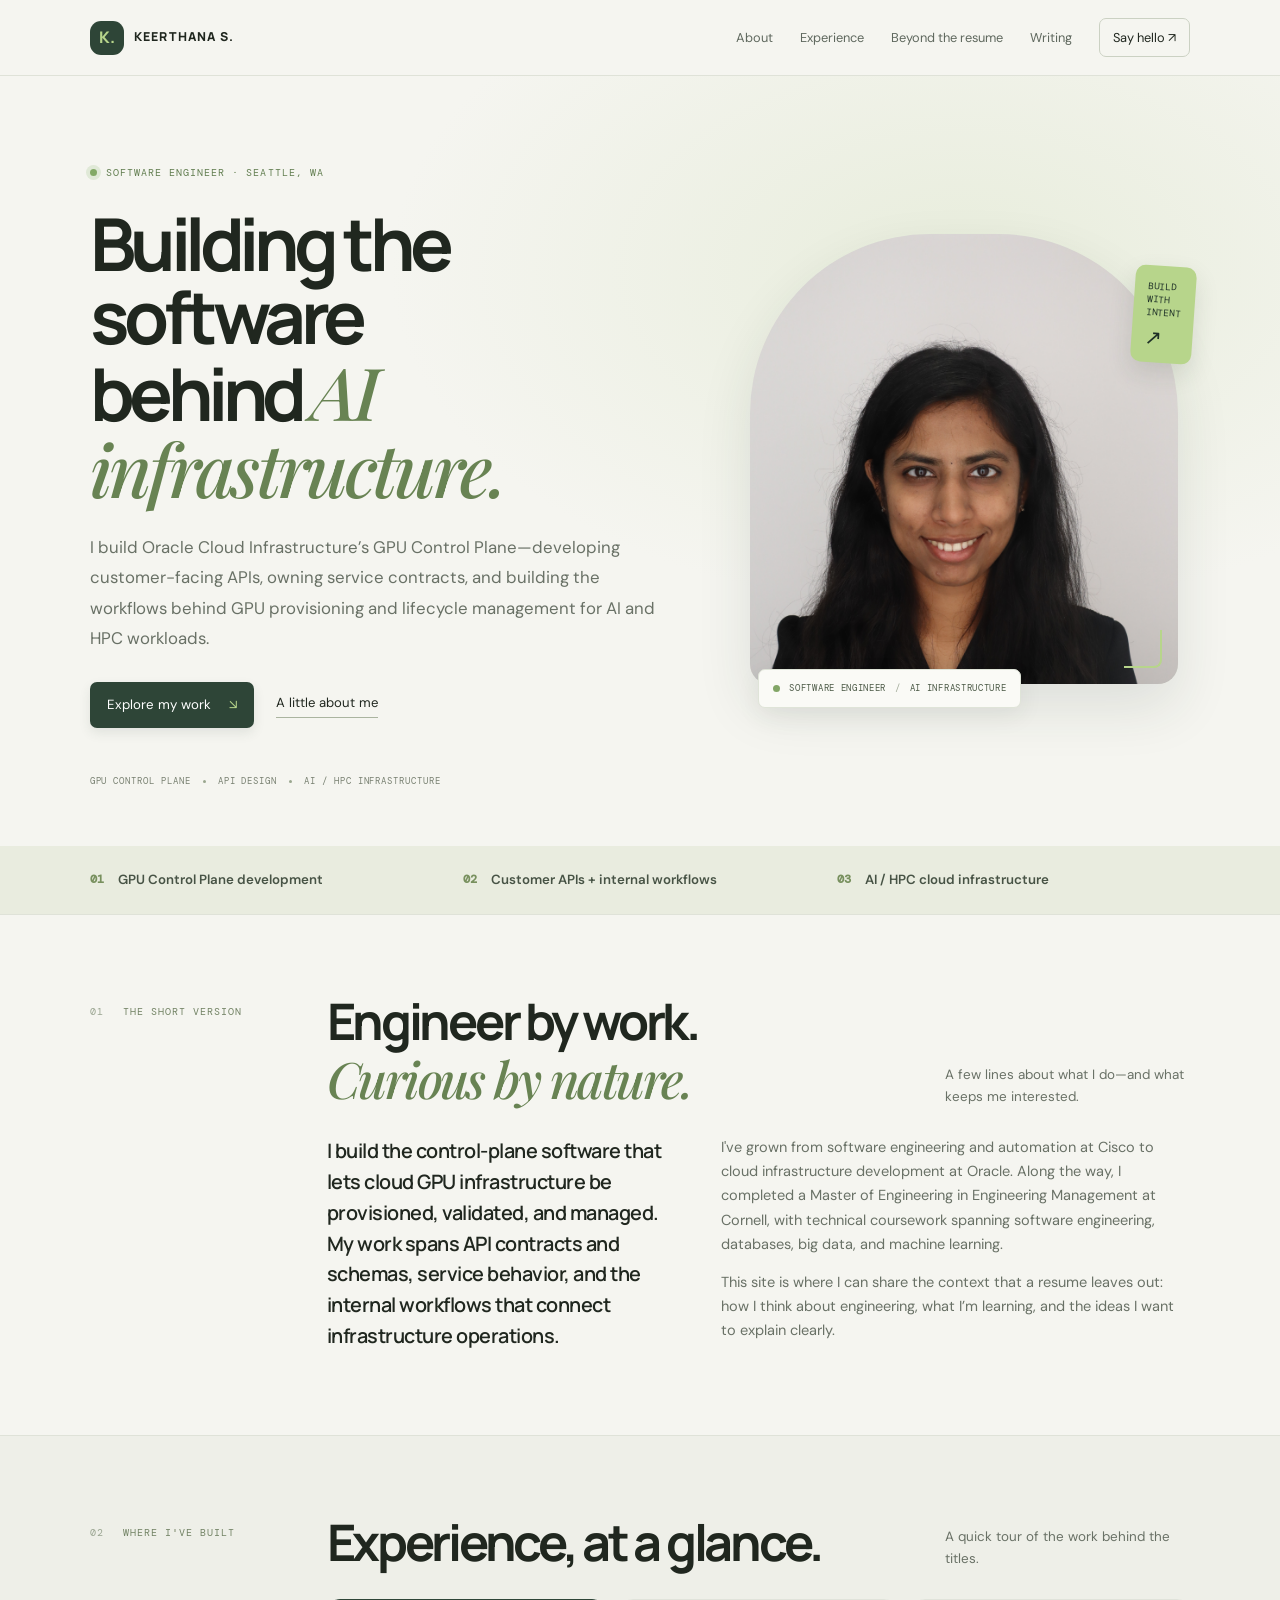
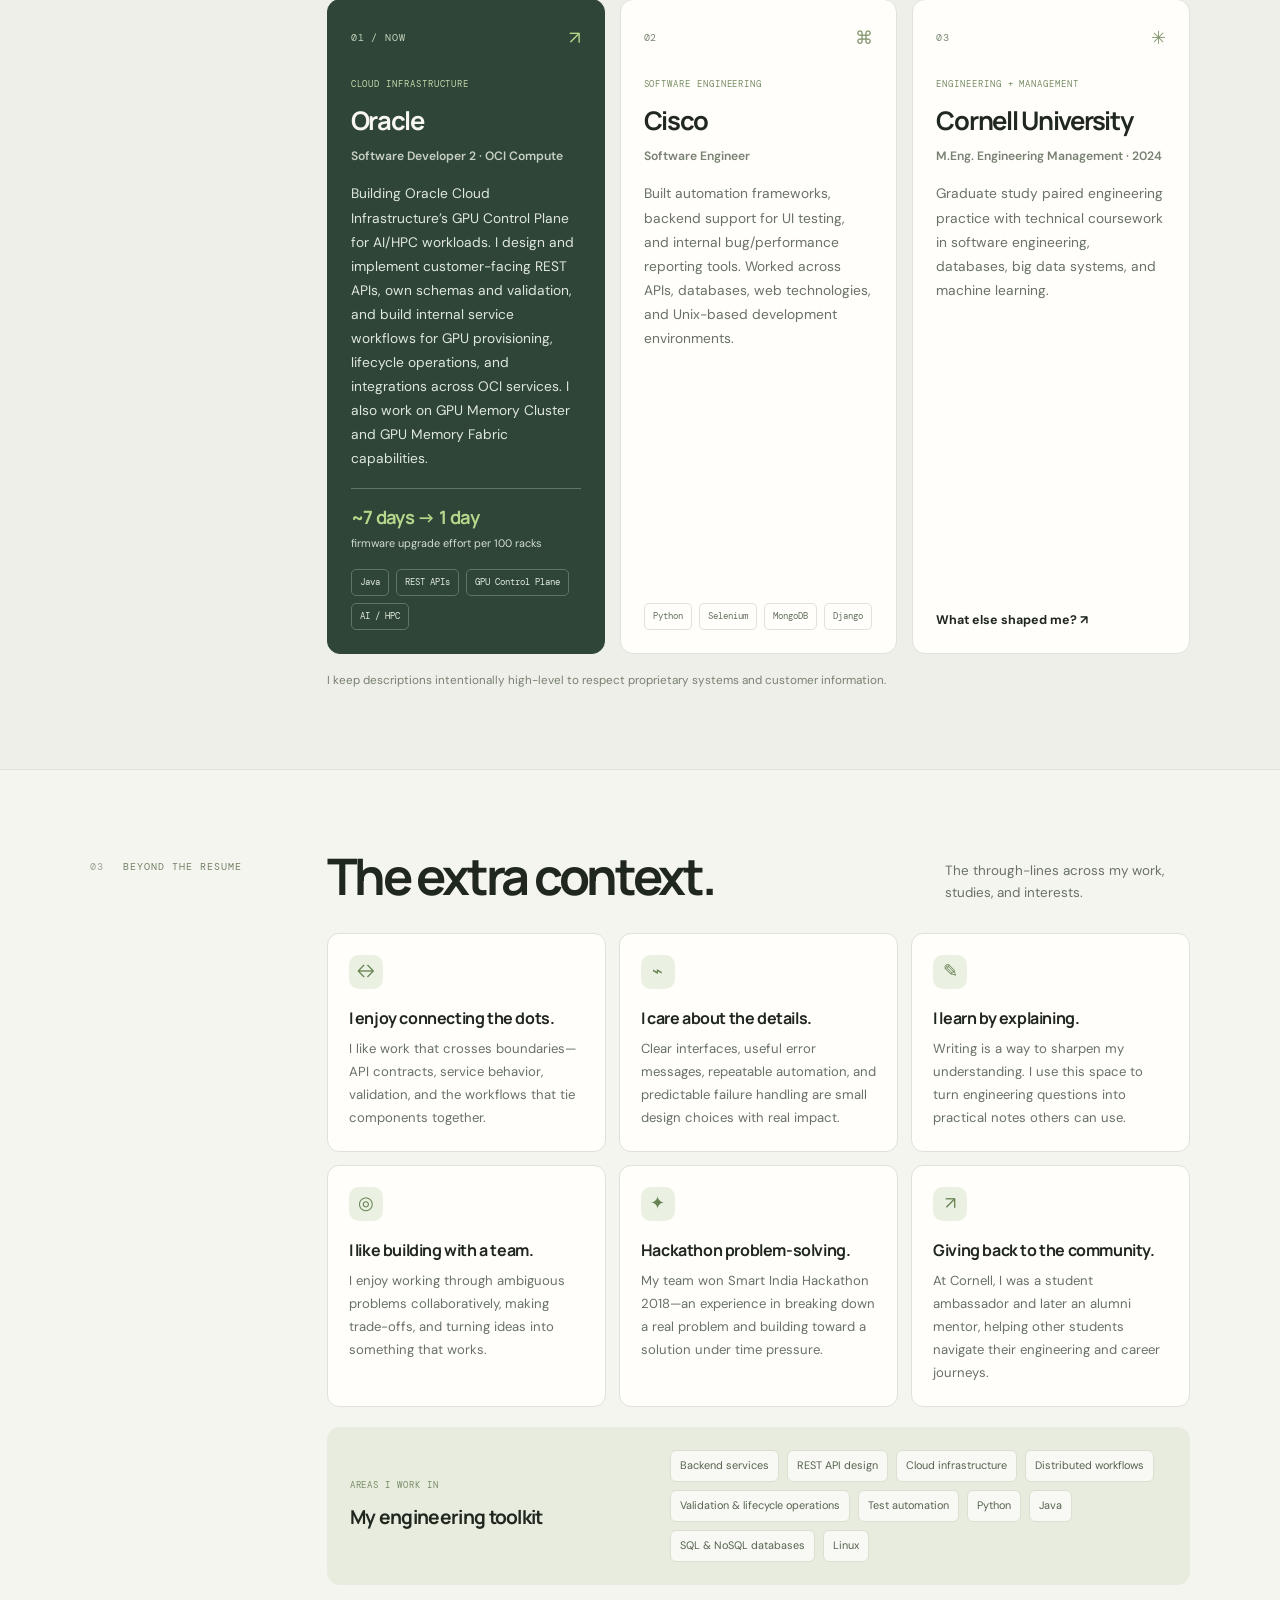
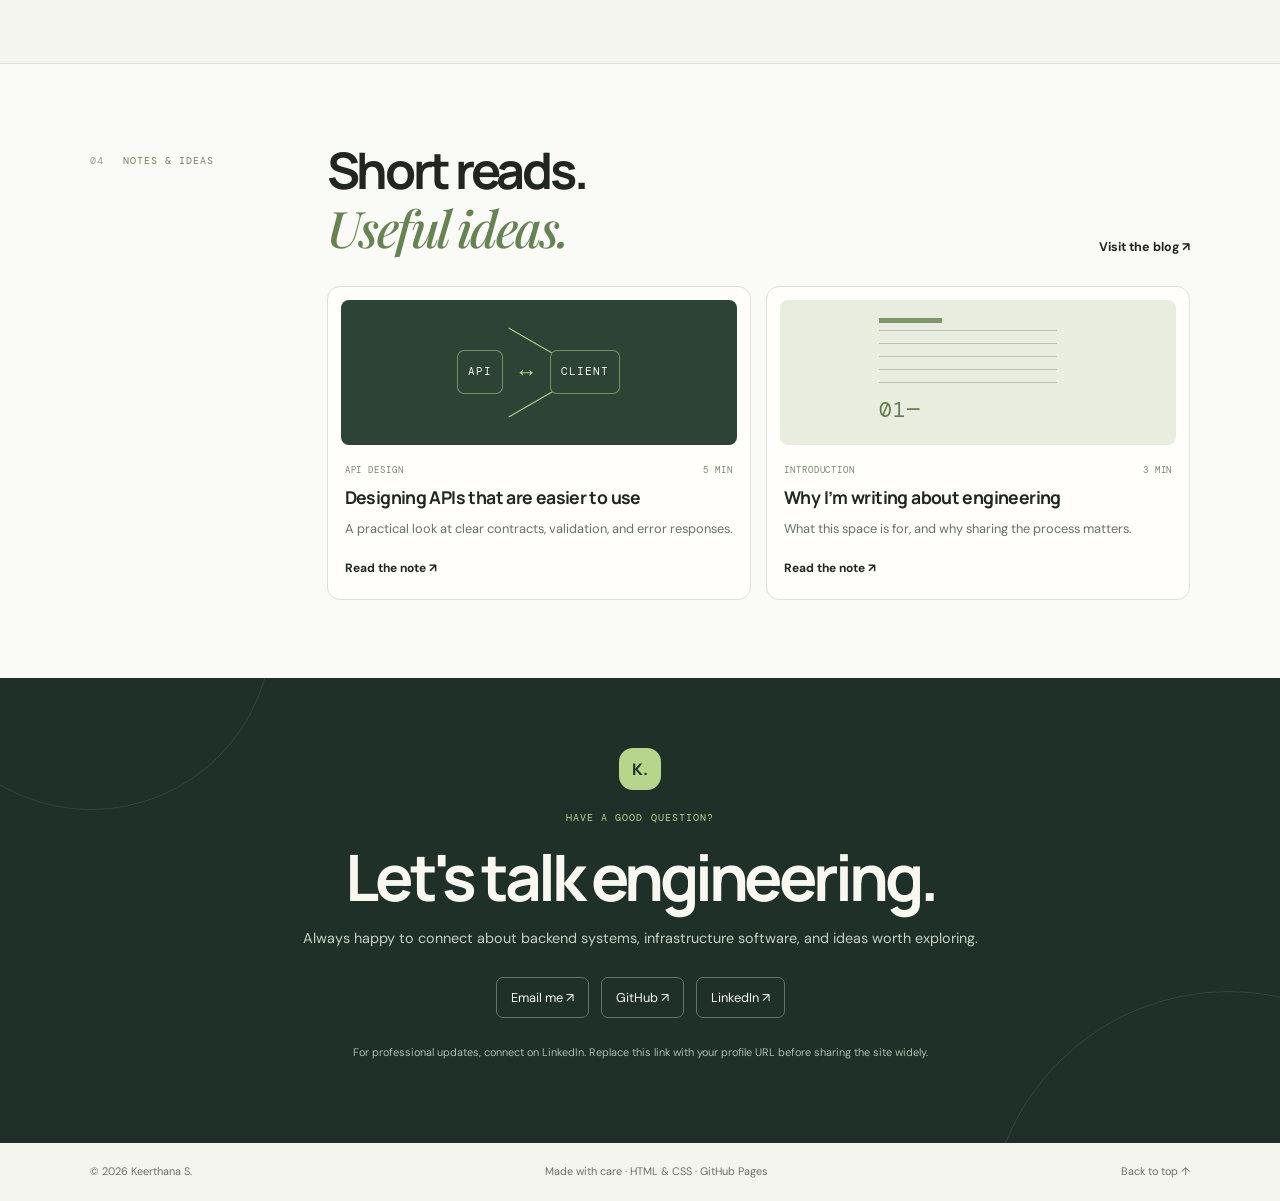
<file: index.html>
<!doctype html>
<html lang="en">
<head>
<meta charset="utf-8"><meta name="viewport" content="width=device-width, initial-scale=1">
<meta name="description" content="Keerthana S. — software engineer building backend services, APIs, and cloud infrastructure software.">
<meta name="theme-color" content="#f5f5f0">
<title>Keerthana S. | Software Engineer</title>
<link rel="stylesheet" href="assets/style.css">
</head>
<body>
<header class="site-header"><a class="brand" href="#top"><span class="brand-mark">K.</span><span>KEERTHANA S.</span></a><nav aria-label="Main navigation"><a href="#about">About</a><a href="#work">Experience</a><a href="#beyond">Beyond the resume</a><a href="#writing">Writing</a><a class="nav-contact" href="#contact">Say hello ↗</a></nav></header>
<main id="top">
<section class="hero">
<div class="hero-copy"><p class="eyebrow"><span class="live-dot"></span> SOFTWARE ENGINEER · SEATTLE, WA</p>
<h1>Building the software<br>behind <em>AI infrastructure.</em></h1>
<p class="intro">I build Oracle Cloud Infrastructure’s GPU Control Plane—developing customer-facing APIs, owning service contracts, and building the workflows behind GPU provisioning and lifecycle management for AI and HPC workloads.</p>
<div class="hero-actions"><a class="button" href="#work">Explore my work <span>↘</span></a><a class="text-link" href="#about">A little about me</a></div>
<div class="quick-skills"><span>GPU CONTROL PLANE</span><i></i><span>API DESIGN</span><i></i><span>AI / HPC INFRASTRUCTURE</span></div></div>
<div class="hero-photo-wrap"><div class="hero-photo-frame"><img class="profile-photo" src="assets/27_Keerthana_Headshot.jpg" alt="Keerthana S., software engineer" width="520" height="620" fetchpriority="high"><span class="photo-corner photo-corner-one"></span><span class="photo-corner photo-corner-two"></span></div><div class="photo-caption"><span class="photo-status"></span><span>SOFTWARE ENGINEER</span><span class="photo-caption-divider">/</span><span>AI INFRASTRUCTURE</span></div><div class="photo-stamp">BUILD<br>WITH<br>INTENT<span>↗</span></div></div>
</section>
<section class="proof-strip"><div><strong>01</strong><span>GPU Control Plane development</span></div><div><strong>02</strong><span>Customer APIs + internal workflows</span></div><div><strong>03</strong><span>AI / HPC cloud infrastructure</span></div></section>
<section class="section" id="about"><div class="section-kicker"><span>01</span> THE SHORT VERSION</div><div class="section-content"><div class="section-title-row"><h2>Engineer by work.<br><em>Curious by nature.</em></h2><p class="section-deck">A few lines about what I do—and what keeps me interested.</p></div><div class="about-grid"><p class="large-copy">I build the control-plane software that lets cloud GPU infrastructure be provisioned, validated, and managed. My work spans API contracts and schemas, service behavior, and the internal workflows that connect infrastructure operations.</p><div class="about-detail"><p>I've grown from software engineering and automation at Cisco to cloud infrastructure development at Oracle. Along the way, I completed a Master of Engineering in Engineering Management at Cornell, with technical coursework spanning software engineering, databases, big data, and machine learning.</p><p>This site is where I can share the context that a resume leaves out: how I think about engineering, what I’m learning, and the ideas I want to explain clearly.</p></div></div></div></section>
<section class="section work-section" id="work"><div class="section-kicker"><span>02</span> WHERE I'VE BUILT</div><div class="section-content"><div class="section-title-row"><h2>Experience, at a glance.</h2><p class="section-deck">A quick tour of the work behind the titles.</p></div><div class="work-grid"><article class="work-card featured"><div class="card-top"><span class="card-number">01 / NOW</span><span class="card-symbol">↗</span></div><p class="card-type">CLOUD INFRASTRUCTURE</p><h3>Oracle</h3><p class="role">Software Developer 2 · OCI Compute</p><p>Building Oracle Cloud Infrastructure’s GPU Control Plane for AI/HPC workloads. I design and implement customer-facing REST APIs, own schemas and validation, and build internal service workflows for GPU provisioning, lifecycle operations, and integrations across OCI services. I also work on GPU Memory Cluster and GPU Memory Fabric capabilities.</p><div class="impact-line"><strong>~7 days → 1 day</strong><span>firmware upgrade effort per 100 racks</span></div><div class="tags"><span>Java</span><span>REST APIs</span><span>GPU Control Plane</span><span>AI / HPC</span></div></article><article class="work-card"><div class="card-top"><span class="card-number">02</span><span class="card-symbol">⌘</span></div><p class="card-type">SOFTWARE ENGINEERING</p><h3>Cisco</h3><p class="role">Software Engineer</p><p>Built automation frameworks, backend support for UI testing, and internal bug/performance reporting tools. Worked across APIs, databases, web technologies, and Unix-based development environments.</p><div class="tags"><span>Python</span><span>Selenium</span><span>MongoDB</span><span>Django</span></div></article><article class="work-card education-card"><div class="card-top"><span class="card-number">03</span><span class="card-symbol">✳</span></div><p class="card-type">ENGINEERING + MANAGEMENT</p><h3>Cornell University</h3><p class="role">M.Eng. Engineering Management · 2024</p><p>Graduate study paired engineering practice with technical coursework in software engineering, databases, big data systems, and machine learning.</p><a class="inline-link" href="#beyond">What else shaped me? ↗</a></article></div><p class="privacy-note">I keep descriptions intentionally high-level to respect proprietary systems and customer information.</p></div></section>
<section class="section beyond-section" id="beyond"><div class="section-kicker"><span>03</span> BEYOND THE RESUME</div><div class="section-content"><div class="section-title-row"><h2>The extra context.</h2><p class="section-deck">The through-lines across my work, studies, and interests.</p></div><div class="beyond-grid"><article class="beyond-card"><span class="mini-icon">↔</span><h3>I enjoy connecting the dots.</h3><p>I like work that crosses boundaries—API contracts, service behavior, validation, and the workflows that tie components together.</p></article><article class="beyond-card"><span class="mini-icon">⌁</span><h3>I care about the details.</h3><p>Clear interfaces, useful error messages, repeatable automation, and predictable failure handling are small design choices with real impact.</p></article><article class="beyond-card"><span class="mini-icon">✎</span><h3>I learn by explaining.</h3><p>Writing is a way to sharpen my understanding. I use this space to turn engineering questions into practical notes others can use.</p></article><article class="beyond-card"><span class="mini-icon">◎</span><h3>I like building with a team.</h3><p>I enjoy working through ambiguous problems collaboratively, making trade-offs, and turning ideas into something that works.</p></article><article class="beyond-card"><span class="mini-icon">✦</span><h3>Hackathon problem-solving.</h3><p>My team won Smart India Hackathon 2018—an experience in breaking down a real problem and building toward a solution under time pressure.</p></article><article class="beyond-card"><span class="mini-icon">↗</span><h3>Giving back to the community.</h3><p>At Cornell, I was a student ambassador and later an alumni mentor, helping other students navigate their engineering and career journeys.</p></article></div><div class="toolbox"><div><p class="card-type">AREAS I WORK IN</p><h3>My engineering toolkit</h3></div><div class="tool-list"><span>Backend services</span><span>REST API design</span><span>Cloud infrastructure</span><span>Distributed workflows</span><span>Validation & lifecycle operations</span><span>Test automation</span><span>Python</span><span>Java</span><span>SQL & NoSQL databases</span><span>Linux</span></div></div></div></section>
<section class="section writing-section" id="writing"><div class="section-kicker"><span>04</span> NOTES & IDEAS</div><div class="section-content"><div class="section-title-row"><h2>Short reads.<br><em>Useful ideas.</em></h2><a class="inline-link" href="posts/starting-this-blog.html">Visit the blog ↗</a></div><div class="writing-grid"><a class="writing-card" href="posts/designing-useful-apis.html"><div class="writing-visual api-visual"><span>API</span><i>↔</i><span>CLIENT</span></div><div class="writing-meta"><span>API DESIGN</span><span>5 MIN</span></div><h3>Designing APIs that are easier to use</h3><p>A practical look at clear contracts, validation, and error responses.</p><span class="card-read">Read the note ↗</span></a><a class="writing-card" href="posts/starting-this-blog.html"><div class="writing-visual notes-visual"><span class="note-lines"></span><span class="note-mark">01—</span></div><div class="writing-meta"><span>INTRODUCTION</span><span>3 MIN</span></div><h3>Why I’m writing about engineering</h3><p>What this space is for, and why sharing the process matters.</p><span class="card-read">Read the note ↗</span></a></div></div></section>
<section class="contact" id="contact"><div class="contact-orb">K.</div><p class="eyebrow">HAVE A GOOD QUESTION?</p><h2>Let's talk engineering.</h2><p>Always happy to connect about backend systems, infrastructure software, and ideas worth exploring.</p><div class="contact-links"><a href="mailto:keerthu@myyahoo.com">Email me ↗</a><a href="https://github.com/Keerthu98" target="_blank" rel="noopener noreferrer">GitHub ↗</a><a href="https://www.linkedin.com/" target="_blank" rel="noopener noreferrer">LinkedIn ↗</a></div><p class="contact-note">For professional updates, connect on LinkedIn. Replace this link with your profile URL before sharing the site widely.</p></section>
</main><footer><span>© <span id="year"></span> Keerthana S.</span><span>Made with care · HTML & CSS · GitHub Pages</span><a href="#top">Back to top ↑</a></footer><script>document.getElementById('year').textContent=new Date().getFullYear();</script>
</body></html>
</file>
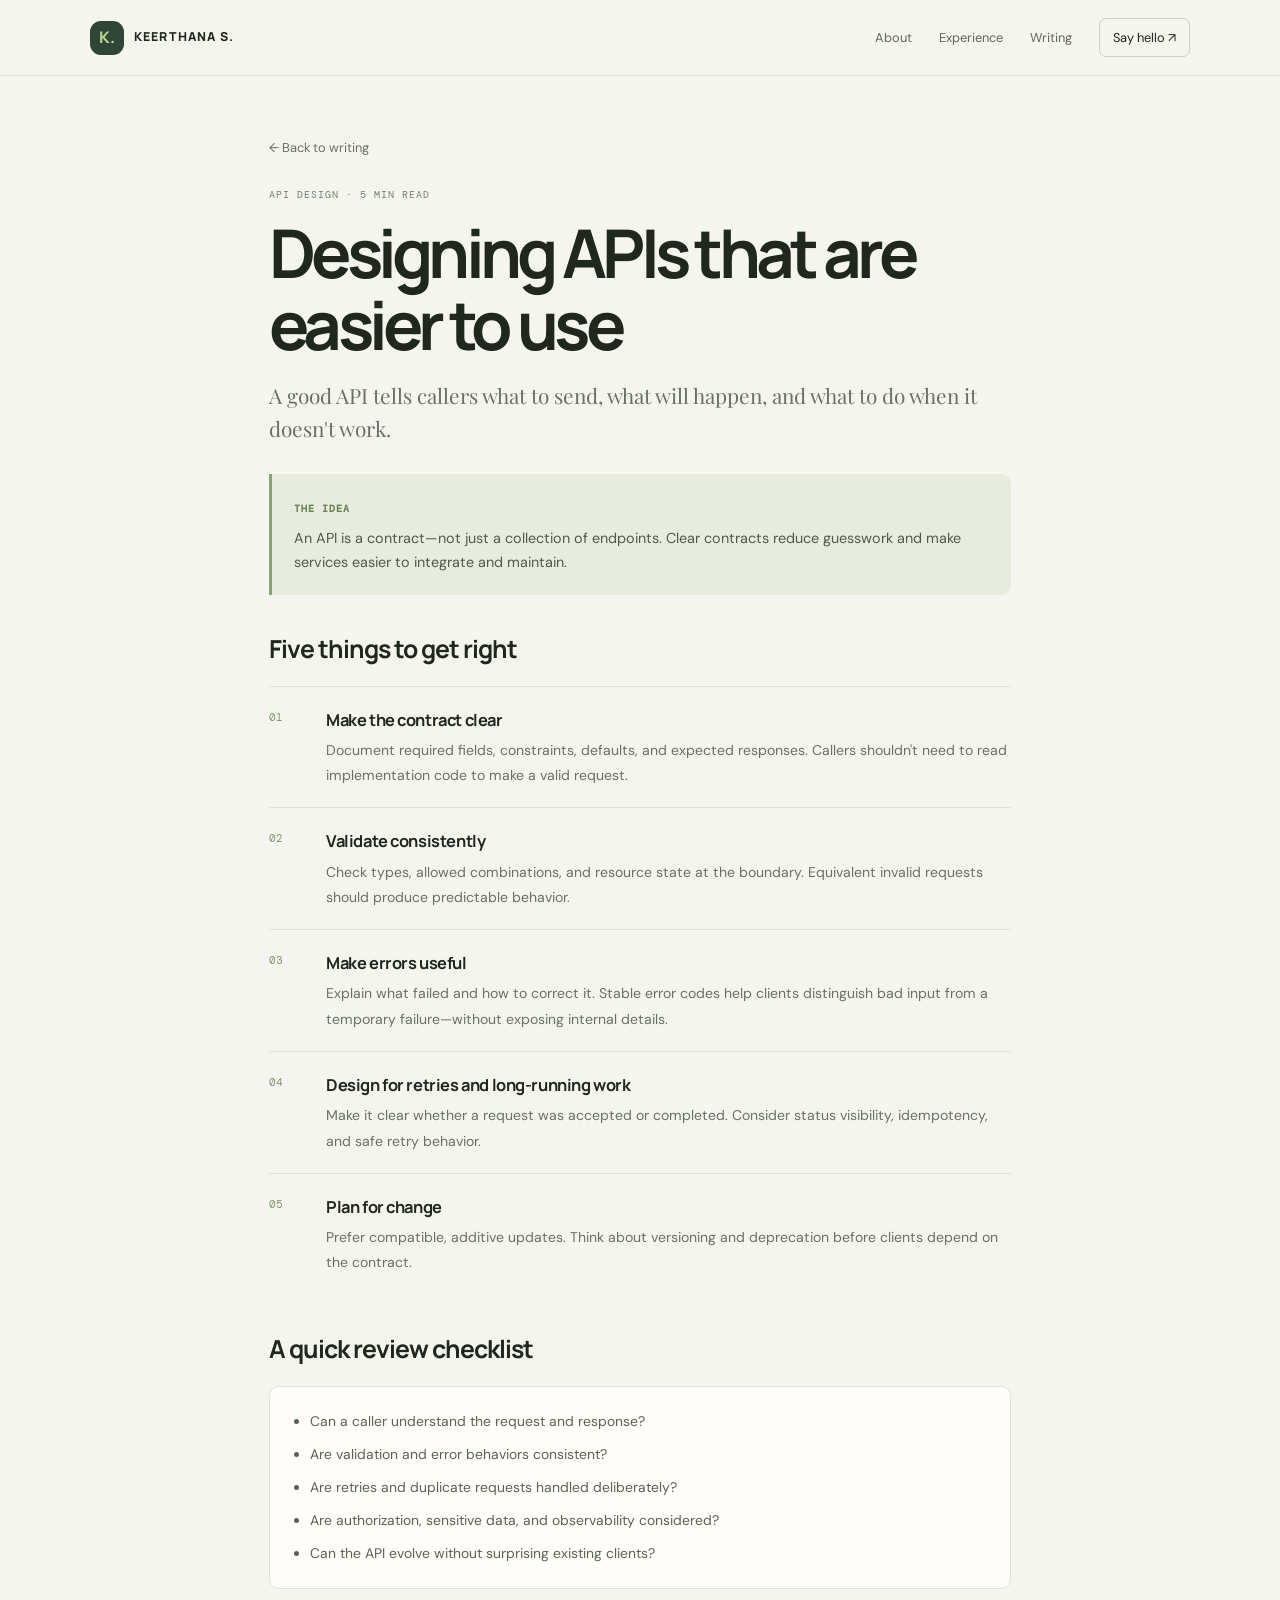
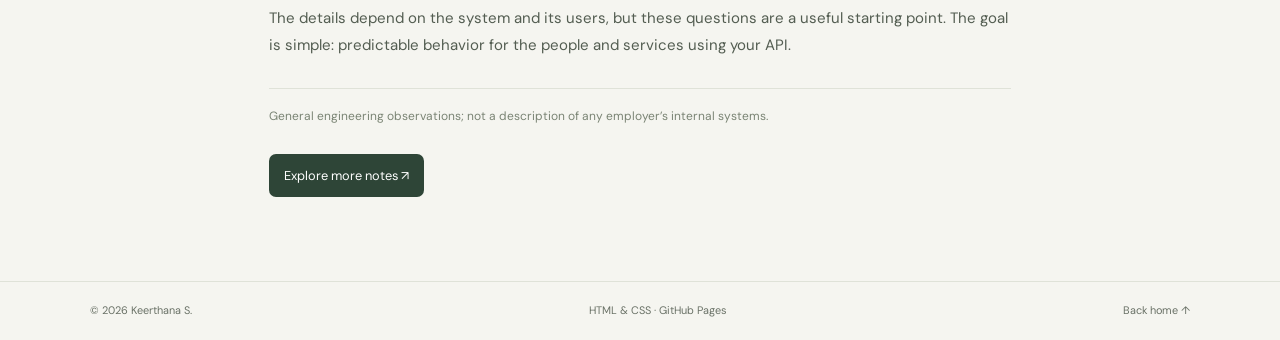
<file: posts/designing-useful-apis.html>
<!doctype html><html lang="en"><head><meta charset="utf-8"><meta name="viewport" content="width=device-width, initial-scale=1"><meta name="description" content="A concise, practical checklist for clear and predictable API design."><title>Designing APIs that are easier to use | Keerthana S.</title><link rel="stylesheet" href="../assets/style.css"></head><body><header class="site-header"><a class="brand" href="../index.html"><span class="brand-mark">K.</span><span>KEERTHANA S.</span></a><nav aria-label="Main navigation"><a href="../index.html#about">About</a><a href="../index.html#work">Experience</a><a href="../index.html#writing">Writing</a><a class="nav-contact" href="../index.html#contact">Say hello ↗</a></nav></header><main class="article"><a class="back" href="../index.html#writing">← Back to writing</a><p class="meta">API DESIGN · 5 MIN READ</p><h1>Designing APIs that are easier to use</h1><p class="lede">A good API tells callers what to send, what will happen, and what to do when it doesn't work.</p><div class="article-callout"><strong>The idea</strong><p>An API is a contract—not just a collection of endpoints. Clear contracts reduce guesswork and make services easier to integrate and maintain.</p></div><h2>Five things to get right</h2><div class="article-point"><span>01</span><div><h3>Make the contract clear</h3><p>Document required fields, constraints, defaults, and expected responses. Callers shouldn't need to read implementation code to make a valid request.</p></div></div><div class="article-point"><span>02</span><div><h3>Validate consistently</h3><p>Check types, allowed combinations, and resource state at the boundary. Equivalent invalid requests should produce predictable behavior.</p></div></div><div class="article-point"><span>03</span><div><h3>Make errors useful</h3><p>Explain what failed and how to correct it. Stable error codes help clients distinguish bad input from a temporary failure—without exposing internal details.</p></div></div><div class="article-point"><span>04</span><div><h3>Design for retries and long-running work</h3><p>Make it clear whether a request was accepted or completed. Consider status visibility, idempotency, and safe retry behavior.</p></div></div><div class="article-point"><span>05</span><div><h3>Plan for change</h3><p>Prefer compatible, additive updates. Think about versioning and deprecation before clients depend on the contract.</p></div></div><h2>A quick review checklist</h2><ul class="article-checklist"><li>Can a caller understand the request and response?</li><li>Are validation and error behaviors consistent?</li><li>Are retries and duplicate requests handled deliberately?</li><li>Are authorization, sensitive data, and observability considered?</li><li>Can the API evolve without surprising existing clients?</li></ul><p>The details depend on the system and its users, but these questions are a useful starting point. The goal is simple: predictable behavior for the people and services using your API.</p><p class="article-disclaimer">General engineering observations; not a description of any employer’s internal systems.</p><a class="article-next" href="../index.html#writing">Explore more notes ↗</a></main><footer><span>© <span id="year"></span> Keerthana S.</span><span>HTML & CSS · GitHub Pages</span><a href="../index.html">Back home ↑</a></footer><script>document.getElementById('year').textContent=new Date().getFullYear();</script></body></html>
</file>
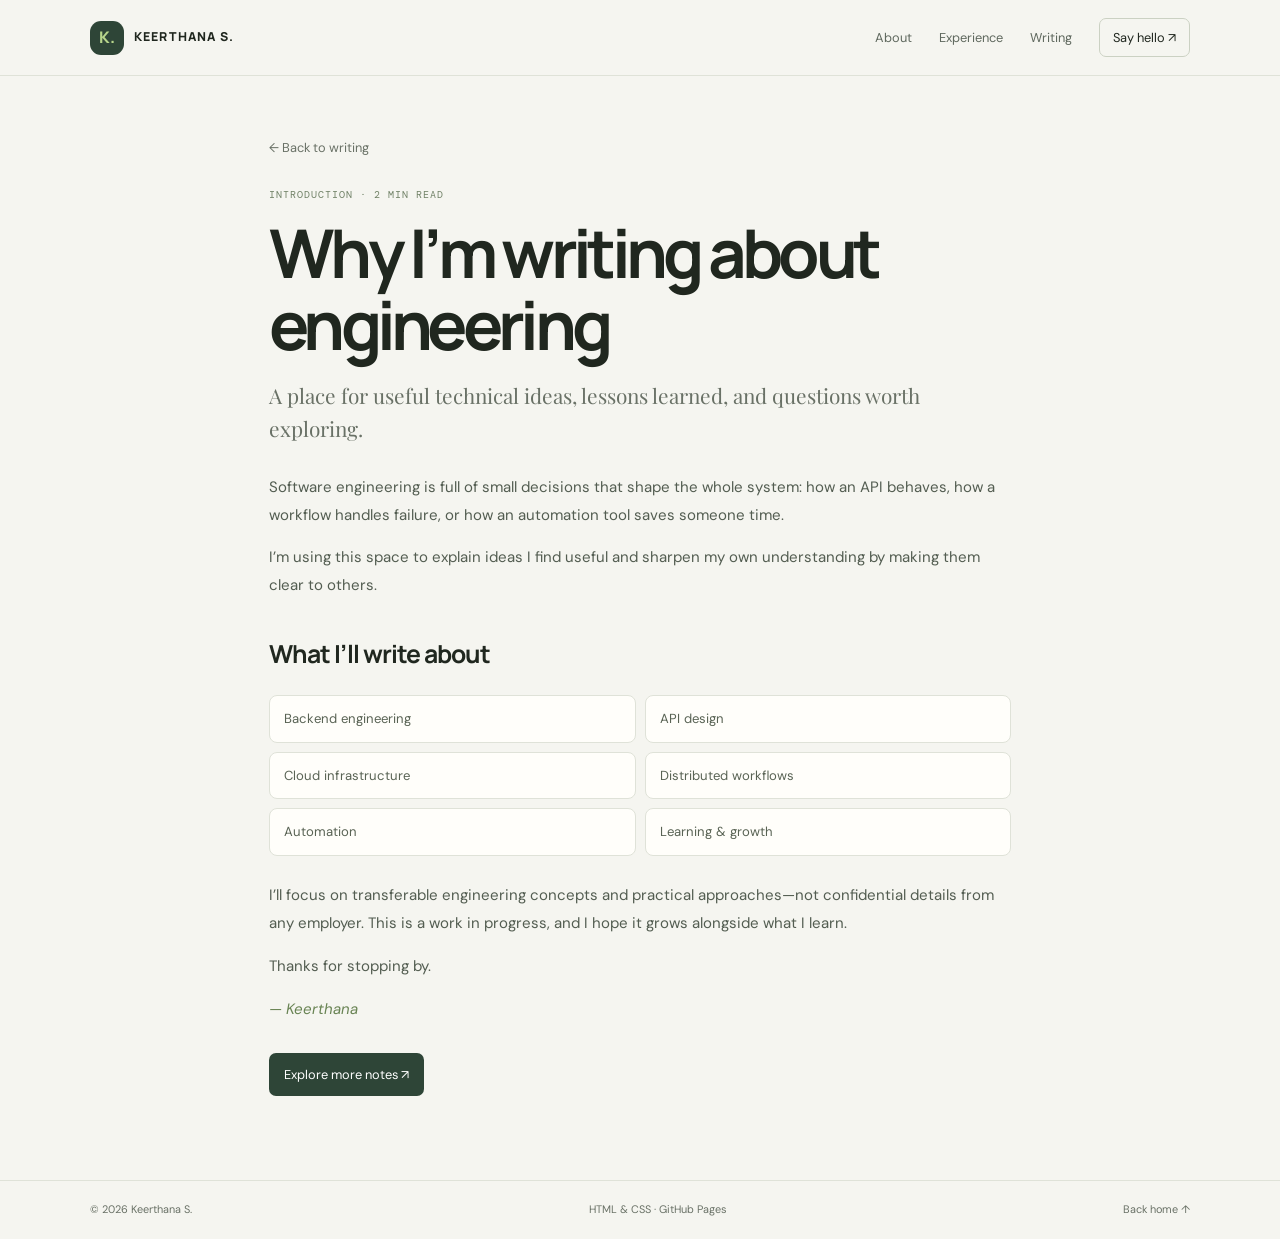
<file: posts/starting-this-blog.html>
<!doctype html><html lang="en"><head><meta charset="utf-8"><meta name="viewport" content="width=device-width, initial-scale=1"><meta name="description" content="A short introduction to this engineering portfolio and technical blog."><title>Why I’m writing about engineering | Keerthana S.</title><link rel="stylesheet" href="../assets/style.css"></head><body><header class="site-header"><a class="brand" href="../index.html"><span class="brand-mark">K.</span><span>KEERTHANA S.</span></a><nav aria-label="Main navigation"><a href="../index.html#about">About</a><a href="../index.html#work">Experience</a><a href="../index.html#writing">Writing</a><a class="nav-contact" href="../index.html#contact">Say hello ↗</a></nav></header><main class="article"><a class="back" href="../index.html#writing">← Back to writing</a><p class="meta">INTRODUCTION · 2 MIN READ</p><h1>Why I’m writing about engineering</h1><p class="lede">A place for useful technical ideas, lessons learned, and questions worth exploring.</p><p>Software engineering is full of small decisions that shape the whole system: how an API behaves, how a workflow handles failure, or how an automation tool saves someone time.</p><p>I’m using this space to explain ideas I find useful and sharpen my own understanding by making them clear to others.</p><h2>What I’ll write about</h2><div class="article-topic-grid"><span>Backend engineering</span><span>API design</span><span>Cloud infrastructure</span><span>Distributed workflows</span><span>Automation</span><span>Learning & growth</span></div><p>I’ll focus on transferable engineering concepts and practical approaches—not confidential details from any employer. This is a work in progress, and I hope it grows alongside what I learn.</p><p>Thanks for stopping by.</p><p><em>— Keerthana</em></p><a class="article-next" href="../index.html#writing">Explore more notes ↗</a></main><footer><span>© <span id="year"></span> Keerthana S.</span><span>HTML & CSS · GitHub Pages</span><a href="../index.html">Back home ↑</a></footer><script>document.getElementById('year').textContent=new Date().getFullYear();</script></body></html>
</file>
<file: assets/style.css>
@import url('https://fonts.googleapis.com/css2?family=DM+Mono:wght@400;500&family=DM+Sans:wght@400;500;600;700&family=Manrope:wght@400;500;600;700;800&family=Playfair+Display:ital,wght@0,500;0,600;1,500;1,600&display=swap');
:root{--ink:#20271f;--muted:#697166;--paper:#f5f5f0;--white:#fffefa;--line:#dfe2d8;--accent:#b7d58b;--green:#2e4537;--deep:#1e3027;--serif:'Playfair Display',Georgia,serif;--sans:'DM Sans',Arial,sans-serif;--display:'Manrope',Arial,sans-serif;--mono:'DM Mono',monospace}
*{box-sizing:border-box}html{scroll-behavior:smooth;scroll-padding-top:90px}body{margin:0;background:var(--paper);color:var(--ink);font-family:var(--sans);line-height:1.65}a{color:inherit;text-decoration:none}.site-header{min-height:76px;padding:0 7%;display:flex;align-items:center;justify-content:space-between;border-bottom:1px solid var(--line);background:rgba(245,245,240,.96);position:sticky;top:0;z-index:10;backdrop-filter:blur(14px)}.brand{display:flex;align-items:center;gap:10px;font-family:var(--display);font-weight:800;letter-spacing:.1em;font-size:.77rem}.brand-mark{display:grid;place-items:center;width:34px;height:34px;border-radius:11px;background:var(--green);color:var(--accent);font-size:1rem;letter-spacing:-.05em}.site-header nav{display:flex;align-items:center;gap:27px;font-size:.8rem;color:#5f685e}.site-header nav a:hover,.inline-link:hover,.contact-links a:hover{color:#6e8b50}.site-header .nav-contact{border:1px solid #cbd1c3;padding:8px 13px;border-radius:7px;color:var(--ink)}.hero{padding:78px 7% 56px;display:grid;grid-template-columns:1.1fr .9fr;align-items:center;gap:5%;min-height:610px;background:radial-gradient(ellipse at 75% 25%,#e8eddc 0,transparent 42%)}.hero-copy{max-width:650px}.eyebrow,.section-kicker,.card-type,.card-number,.writing-meta,.writing-meta,.quick-skills,.art-caption{font-family:var(--mono);font-size:.65rem;letter-spacing:.1em}.eyebrow{color:#627e50;display:flex;align-items:center;gap:9px}.live-dot{height:7px;width:7px;border-radius:50%;background:#83a966;box-shadow:0 0 0 4px #e0e9d7}.hero h1{font-family:var(--display);font-size:clamp(3.3rem,6.2vw,5.7rem);line-height:1.01;letter-spacing:-.075em;font-weight:700;margin:25px 0}.hero h1 em,.section-title-row h2 em{font-family:var(--serif);font-weight:500;color:#688353;letter-spacing:-.05em}.intro{max-width:520px;color:var(--muted);font-size:1.05rem;line-height:1.8}.hero-actions{display:flex;align-items:center;gap:22px;margin-top:29px}.button{background:var(--green);color:#fff;padding:12px 17px;font-size:.83rem;border-radius:7px;box-shadow:0 5px 12px #2e45371a;transition:transform .2s}.button:hover{transform:translateY(-2px)}.button span{margin-left:14px;color:var(--accent)}.text-link{font-size:.82rem;border-bottom:1px solid #aab49f;padding-bottom:3px}.quick-skills{display:flex;align-items:center;gap:12px;flex-wrap:wrap;margin-top:46px;color:#788071;font-size:.59rem}.quick-skills i{height:3px;width:3px;border-radius:50%;background:#9aa78e}.hero-art{height:390px;max-width:480px;width:100%;justify-self:end;position:relative;overflow:hidden;border-radius:24px;background:#263c30;box-shadow:0 25px 60px #24372b24}.art-grid{position:absolute;inset:0;background-image:linear-gradient(#ffffff0d 1px,transparent 1px),linear-gradient(90deg,#ffffff0d 1px,transparent 1px);background-size:28px 28px;mask-image:linear-gradient(to bottom right,#000,transparent 90%)}.orbit{position:absolute;border:1px solid #b9d49c4d;border-radius:50%;left:50%;top:46%;transform:translate(-50%,-50%)}.orbit-one{width:250px;height:250px}.orbit-two{width:345px;height:345px;border-style:dashed}.core{position:absolute;left:50%;top:46%;transform:translate(-50%,-50%);width:118px;height:118px;border-radius:32px;background:var(--accent);color:var(--deep);display:flex;align-items:center;justify-content:center;flex-direction:column;box-shadow:0 0 60px #b7d58b35;transform-origin:center;rotate:-7deg}.core span{font-family:var(--mono);font-size:.68rem}.core strong{font-size:2rem;line-height:1.2}.node{position:absolute;display:flex;flex-direction:column;background:#304a3a;border:1px solid #9db68a6b;color:#f6f7f0;border-radius:11px;padding:10px 14px;box-shadow:0 8px 25px #14221955}.node b{font-family:var(--mono);font-size:.76rem;color:var(--accent)}.node small{font-size:.65rem;color:#c7d1c1}.node-a{left:9%;top:24%}.node-b{right:9%;top:34%}.node-c{left:34%;bottom:17%}.art-caption{position:absolute;bottom:20px;left:24px;color:#bdcbb6;font-size:.58rem}.proof-strip{padding:23px 7%;background:#e9ecdf;display:grid;grid-template-columns:repeat(3,1fr);gap:20px}.proof-strip>div{display:flex;align-items:center;gap:14px}.proof-strip strong{font-family:var(--mono);color:#78905e;font-size:.72rem}.proof-strip span{font-size:.83rem;font-weight:600;color:#475345}.section{padding:78px 7%;display:grid;grid-template-columns:205px minmax(0,1fr);gap:32px;border-top:1px solid var(--line)}.section-kicker{padding-top:10px;color:#728364;white-space:nowrap}.section-kicker span{display:inline-block;margin-right:12px;color:#9aa591}.section-content{min-width:0;max-width:1100px}.section-title-row{display:flex;justify-content:space-between;align-items:end;gap:24px;margin-bottom:28px}.section-title-row h2{font-family:var(--display);font-size:clamp(2rem,4vw,3.15rem);line-height:1.13;letter-spacing:-.065em;margin:0}.section-deck{max-width:245px;margin:0;color:var(--muted);font-size:.84rem}.about-grid{display:grid;grid-template-columns:.85fr 1.15fr;gap:48px}.large-copy{font-family:var(--display);font-size:1.24rem;line-height:1.55;font-weight:600;letter-spacing:-.025em;margin:0;max-width:390px}.about-detail p{color:var(--muted);font-size:.91rem;margin:0 0 14px}.work-section{background:#eeefe8}.work-grid{display:grid;grid-template-columns:repeat(2,minmax(0,1fr));gap:15px}.work-card{padding:23px;background:var(--white);border:1px solid #e0e3da;border-radius:13px;min-width:0;transition:transform .2s,box-shadow .2s}.work-card:hover,.beyond-card:hover,.writing-card:hover{transform:translateY(-3px);box-shadow:0 12px 30px #2837290d}.work-card.featured{background:var(--green);color:#f8f8f1;border-color:var(--green)}.card-top{display:flex;justify-content:space-between;align-items:center}.card-number{font-size:.6rem;color:#7b8875}.featured .card-number{color:#c4d2ba}.card-symbol{font-size:1.15rem;color:#82966d}.featured .card-symbol{color:var(--accent)}.card-type{color:#788d66;font-size:.58rem;margin:24px 0 8px}.featured .card-type{color:#c3d7ab}.work-card h3{font-family:var(--display);font-size:1.6rem;letter-spacing:-.05em;margin:0}.role{font-size:.76rem;font-weight:600;margin:4px 0 15px;color:#788071}.featured .role{color:#c7d0c2}.work-card>p:not(.card-type):not(.role){font-size:.86rem;color:var(--muted);line-height:1.75;margin:0}.featured>p:not(.card-type):not(.role){color:#e0e7dc}.tags{display:flex;gap:7px;flex-wrap:wrap;margin-top:19px}.tags span{font-family:var(--mono);font-size:.58rem;padding:5px 8px;border:1px solid #dfe3d8;border-radius:5px;color:#65705f}.featured .tags span{border-color:#627563;color:#e2ebdc}.inline-link{display:inline-block;font-size:.78rem;font-weight:700;margin-top:18px}.privacy-note{font-size:.73rem;color:#788071;margin:17px 0 0}.beyond-grid{display:grid;grid-template-columns:repeat(2,minmax(0,1fr));gap:13px}.beyond-card{padding:21px;background:var(--white);border:1px solid var(--line);border-radius:12px;transition:transform .2s,box-shadow .2s}.mini-icon{display:grid;place-items:center;width:34px;height:34px;background:#eaf0e2;color:#688353;border-radius:10px;font-size:1.1rem}.beyond-card h3{font-family:var(--display);font-size:1rem;letter-spacing:-.025em;margin:16px 0 7px}.beyond-card p{font-size:.82rem;color:var(--muted);margin:0;line-height:1.75}.toolbox{margin-top:20px;padding:23px;background:#e8ecdf;border-radius:13px;display:grid;grid-template-columns:.75fr 1.25fr;gap:22px;align-items:center}.toolbox .card-type{margin:0 0 8px}.toolbox h3{font-family:var(--display);font-size:1.2rem;margin:0;letter-spacing:-.035em}.tool-list{display:flex;gap:8px;flex-wrap:wrap}.tool-list span{background:#f8f9f4;border:1px solid #d9dfd1;border-radius:6px;padding:6px 9px;font-size:.68rem;color:#56624f}.writing-section{background:#fafaf6}.writing-grid{display:grid;grid-template-columns:repeat(2,minmax(0,1fr));gap:15px}.writing-card{display:block;min-width:0;padding:13px 13px 19px;background:var(--white);border:1px solid var(--line);border-radius:13px;transition:transform .2s,box-shadow .2s}.writing-visual{height:145px;border-radius:8px;display:flex;align-items:center;justify-content:center;gap:16px;font-family:var(--mono);font-size:.67rem;letter-spacing:.1em;color:#f8f8f1;overflow:hidden}.api-visual{background:#2c4335;position:relative}.api-visual:before,.api-visual:after{content:'';height:1px;width:70px;background:#b7d58b;position:absolute;left:calc(50% - 35px)}.api-visual:before{top:45px;rotate:30deg}.api-visual:after{bottom:45px;rotate:-30deg}.api-visual span{z-index:1;border:1px solid #b7d58b88;border-radius:7px;padding:12px 10px;background:#2c4335}.api-visual i{font-size:1.4rem;color:var(--accent);font-style:normal}.notes-visual{background:#e8eddf;position:relative;flex-direction:column;align-items:flex-start;padding-left:25%;gap:10px}.note-lines{width:60%;height:65px;background:repeating-linear-gradient(to bottom,transparent 0 12px,#b9c5ad 12px 13px);position:relative}.note-lines:before{content:'';position:absolute;width:35%;height:5px;left:0;top:0;background:#7e9768}.note-mark{font-size:1.3rem;color:#647c50}.writing-meta{display:flex;justify-content:space-between;color:#78866f;font-size:.58rem;margin:18px 4px 8px}.writing-card h3{font-family:var(--display);font-size:1.1rem;letter-spacing:-.035em;line-height:1.35;margin:0 4px 8px}.writing-card>p{font-size:.8rem;color:var(--muted);margin:0 4px 15px}.card-read{font-size:.75rem;font-weight:700;margin:0 4px}.contact{position:relative;overflow:hidden;background:var(--deep);color:#f8f8f1;padding:70px 7%;text-align:center}.contact:before,.contact:after{content:'';position:absolute;border:1px solid #c4d8ae20;border-radius:50%;width:360px;height:360px;top:-230px;left:-90px}.contact:after{width:480px;height:480px;top:auto;left:auto;right:-190px;bottom:-330px}.contact-orb{display:grid;place-items:center;margin:0 auto 19px;width:42px;height:42px;border-radius:14px;background:var(--accent);color:var(--deep);font-family:var(--display);font-weight:800}.contact .eyebrow{justify-content:center;color:#b7d58b}.contact h2{font-family:var(--display);font-size:clamp(2.4rem,5vw,4rem);letter-spacing:-.065em;line-height:1.1;margin:15px 0}.contact>p:not(.eyebrow):not(.contact-note){color:#c7d0c3;font-size:.9rem}.contact-links{display:flex;justify-content:center;gap:12px;margin:26px 0}.contact-links a{border:1px solid #637565;border-radius:7px;padding:9px 14px;font-size:.8rem}.contact-note{font-size:.68rem;color:#aebbad}footer{display:flex;justify-content:space-between;gap:16px;padding:20px 7%;font-size:.68rem;color:var(--muted)}footer a:hover{color:var(--ink)}
@media(max-width:850px){.site-header{padding:14px 5%;gap:15px}.site-header nav{gap:15px}.hero{padding:62px 5%;grid-template-columns:1fr .8fr;gap:20px}.hero-art{height:330px}.section{padding:65px 5%;grid-template-columns:145px minmax(0,1fr);gap:22px}.proof-strip{padding:20px 5%}.about-grid{gap:25px}.toolbox{grid-template-columns:1fr}.section-title-row{align-items:flex-start;flex-direction:column;gap:10px}}
@media(max-width:620px){.site-header{position:static;align-items:flex-start;flex-direction:column}.site-header nav{gap:12px 17px;flex-wrap:wrap;font-size:.76rem}.site-header .nav-contact{padding:3px 8px}.hero{grid-template-columns:1fr;padding:57px 6% 42px}.hero h1{font-size:clamp(3.2rem,13vw,4.8rem)}.hero-art{justify-self:stretch;max-width:none;height:300px;margin-top:14px}.quick-skills{margin-top:32px}.proof-strip{grid-template-columns:1fr;gap:12px;padding:20px 6%}.proof-strip>div{gap:12px}.section{padding:52px 6%;grid-template-columns:1fr;gap:12px}.section-kicker{padding:0}.about-grid{grid-template-columns:1fr;gap:12px}.large-copy{font-size:1.12rem}.work-grid,.beyond-grid,.writing-grid{grid-template-columns:1fr}.work-card{padding:20px}.section-title-row h2{font-size:2.4rem}.section-title-row{margin-bottom:20px}.writing-visual{height:135px}.contact{padding:58px 6%}footer{padding:18px 6%;flex-direction:column;gap:5px}}
@media(prefers-reduced-motion:reduce){html{scroll-behavior:auto}*,*:before,*:after{transition:none!important}}

/* Focused, scannable article pages */
.article{max-width:790px;margin:0 auto;padding:58px 24px 84px}.article .back{font-size:.8rem;color:var(--muted)}.article .back:hover{color:var(--green)}.article .meta{font: .63rem var(--mono);letter-spacing:.1em;color:#718267;margin-top:28px}.article h1{font-family:var(--display);font-size:clamp(2.6rem,6vw,4.2rem);line-height:1.07;letter-spacing:-.07em;margin:16px 0 18px}.article .lede{font-family:var(--serif);font-size:1.3rem;line-height:1.6;color:var(--muted);margin:0 0 28px}.article>p:not(.meta):not(.lede):not(.article-disclaimer){font-size:.94rem;line-height:1.85;color:#535d51}.article h2{font-family:var(--display);font-size:1.55rem;letter-spacing:-.04em;margin:34px 0 16px}.article-callout{padding:20px 22px;background:#e8ecdf;border-left:3px solid #88a56c;border-radius:0 9px 9px 0;margin:28px 0}.article-callout strong{font-family:var(--mono);font-size:.65rem;letter-spacing:.1em;text-transform:uppercase;color:#688353}.article-callout p{margin:7px 0 0;font-size:.9rem;color:#4f5a4c}.article-point{display:grid;grid-template-columns:42px minmax(0,1fr);gap:15px;padding:19px 0;border-top:1px solid var(--line)}.article-point>span{font: .7rem var(--mono);color:#82966d;padding-top:4px}.article-point h3{font-family:var(--display);font-size:1.03rem;margin:0 0 5px;letter-spacing:-.025em}.article-point p{margin:0;color:var(--muted);font-size:.88rem;line-height:1.8}.article-checklist{padding:18px 22px 18px 40px;background:var(--white);border:1px solid var(--line);border-radius:10px}.article-checklist li{padding:5px 0;color:#596354;font-size:.87rem}.article-disclaimer{font-size:.75rem!important;color:#7a8474!important;border-top:1px solid var(--line);padding-top:18px;margin-top:28px}.article-next{display:inline-block;margin-top:15px;padding:11px 15px;border-radius:7px;background:var(--green);color:white;font-size:.8rem}.article-topic-grid{display:grid;grid-template-columns:repeat(2,minmax(0,1fr));gap:9px;margin:20px 0 26px}.article-topic-grid span{padding:12px 14px;background:var(--white);border:1px solid var(--line);border-radius:8px;font-size:.82rem;color:#596354}.article em{color:#688353}.article+footer{border-top:1px solid var(--line)}
@media(max-width:620px){.article{padding:42px 6% 65px}.article h1{font-size:2.7rem}.article .lede{font-size:1.15rem}.article-topic-grid{grid-template-columns:1fr}.article-point{grid-template-columns:30px minmax(0,1fr);gap:10px}}

/* Layout refinements: balanced cards, readable GPU impact, and safer responsive spacing */
.hero h1{max-width:760px;font-size:clamp(3rem,5.7vw,5.25rem);overflow-wrap:normal}
.hero-copy .intro{max-width:600px}
.work-grid{grid-template-columns:repeat(3,minmax(0,1fr));align-items:stretch}
.work-card{display:flex;flex-direction:column}
.work-card>p:not(.card-type):not(.role){flex:1}
.impact-line{display:flex;flex-direction:column;gap:2px;padding:13px 0 0;margin-top:18px;border-top:1px solid #637563}
.impact-line strong{font-family:var(--display);font-size:1.15rem;letter-spacing:-.035em;color:var(--accent)}
.impact-line span{font-size:.68rem;color:#d4dfd0}
.featured .tags{margin-top:16px}
.beyond-grid{grid-template-columns:repeat(3,minmax(0,1fr));align-items:stretch}
.beyond-card{height:100%}
.section-content{width:100%}
.site-header nav a:focus-visible,.button:focus-visible,.text-link:focus-visible,.inline-link:focus-visible,.writing-card:focus-visible,.contact-links a:focus-visible{outline:3px solid #87a86a;outline-offset:4px}
@media(max-width:1050px){.hero{grid-template-columns:minmax(0,1fr) minmax(280px,.8fr);gap:28px}.hero h1{font-size:clamp(3rem,5.5vw,4.5rem)}.work-grid{grid-template-columns:repeat(2,minmax(0,1fr))}.work-card.featured{grid-column:1 / -1}.work-card.featured{display:grid;grid-template-columns:1fr 1.3fr;column-gap:25px;align-content:start}.work-card.featured .card-top,.work-card.featured .card-type,.work-card.featured h3,.work-card.featured .role{grid-column:1}.work-card.featured>p:not(.card-type):not(.role),.work-card.featured .impact-line,.work-card.featured .tags{grid-column:2}.work-card.featured .card-top{grid-row:1}.work-card.featured .card-type{grid-row:2;margin-top:20px}.work-card.featured h3{grid-row:3}.work-card.featured .role{grid-row:4}.work-card.featured>p:not(.card-type):not(.role){grid-row:1 / span 4}.work-card.featured .impact-line{grid-row:5}.work-card.featured .tags{grid-row:6}.beyond-grid{grid-template-columns:repeat(2,minmax(0,1fr))}}
@media(max-width:700px){.hero{grid-template-columns:1fr}.hero h1{font-size:clamp(3rem,11vw,4.3rem)}.work-grid,.beyond-grid{grid-template-columns:1fr}.work-card.featured{grid-column:auto;display:flex}.work-card.featured .card-top,.work-card.featured .card-type,.work-card.featured h3,.work-card.featured .role,.work-card.featured>p:not(.card-type):not(.role),.work-card.featured .impact-line,.work-card.featured .tags{grid-column:auto;grid-row:auto}.work-card.featured .card-type{margin-top:24px}.work-card.featured>p:not(.card-type):not(.role){flex:initial}.hero-art{max-width:480px;justify-self:center}.section-title-row{align-items:flex-start}}


/* Personal headshot in the hero */
.hero-photo-wrap{position:relative;width:100%;max-width:440px;justify-self:end;padding:10px 12px 36px 0}
.hero-photo-frame{position:relative;height:450px;overflow:hidden;border-radius:180px 180px 20px 20px;background:#e5e9dc;box-shadow:0 24px 55px #24372b1c}
.profile-photo{display:block;width:100%;height:100%;object-fit:cover;object-position:center 28%}
.photo-corner{position:absolute;width:38px;height:38px;border-color:var(--accent);border-style:solid;pointer-events:none}
.photo-corner-one{top:16px;left:16px;border-width:2px 0 0 2px;border-radius:8px 0 0}
.photo-corner-two{right:16px;bottom:16px;border-width:0 2px 2px 0;border-radius:0 0 8px}
.photo-caption{position:absolute;left:8px;bottom:12px;display:flex;align-items:center;gap:9px;flex-wrap:wrap;padding:11px 14px;border:1px solid #dfe4d8;border-radius:7px;background:#fafaf6;color:#4c5a47;font-family:var(--mono);font-size:.57rem;letter-spacing:.075em;box-shadow:0 8px 24px #24372b12}
.photo-status{width:7px;height:7px;border-radius:50%;background:#82a566}
.photo-caption-divider{color:#a1aa99}
.photo-stamp{position:absolute;right:-3px;top:42px;display:flex;flex-direction:column;gap:2px;padding:15px 13px;background:var(--accent);color:var(--deep);border-radius:10px;font-family:var(--mono);font-size:.59rem;line-height:1.4;letter-spacing:.08em;box-shadow:0 10px 25px #24372b20;rotate:4deg}
.photo-stamp span{font-size:1.3rem;line-height:1;margin-top:5px}
@media(max-width:1050px){.hero-photo-wrap{max-width:370px}.hero-photo-frame{height:390px}.photo-stamp{right:-4px}}
@media(max-width:700px){.hero-photo-wrap{justify-self:center;max-width:360px;padding-right:8px;margin-top:10px}.hero-photo-frame{height:390px}.photo-stamp{right:-2px;top:28px}.photo-caption{left:0;bottom:10px;font-size:.52rem;gap:7px}}
@media(max-width:380px){.hero-photo-frame{height:330px}.photo-caption{max-width:calc(100% - 4px);font-size:.48rem;gap:5px;padding:9px}.photo-stamp{font-size:.52rem;padding:11px 10px}}
</file>
